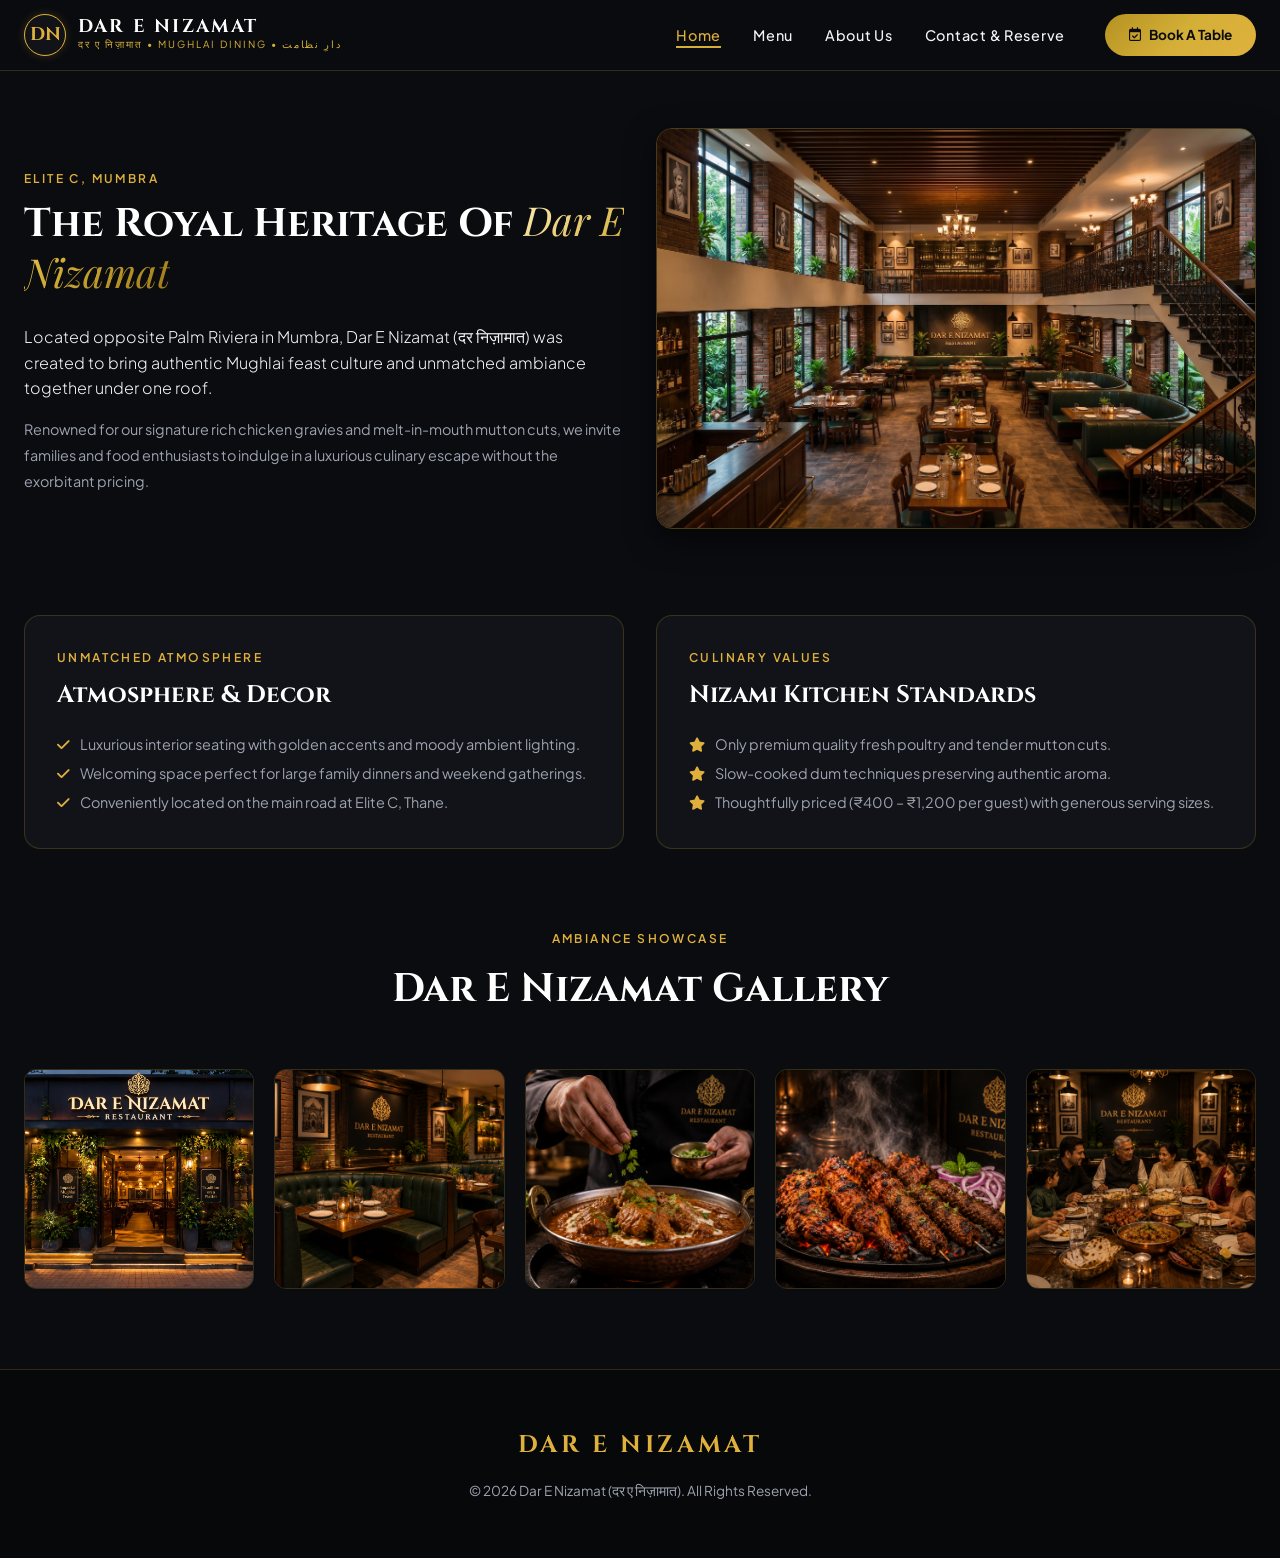
<file: about.html>
<!DOCTYPE html>
<html lang="en">

<head>
    <meta charset="UTF-8">
    <meta name="viewport" content="width=device-width, initial-scale=1.0">
    <title>Dar E Nizamat | About Our Restaurant</title>
    <link rel="preconnect" href="https://fonts.googleapis.com">
    <link rel="preconnect" href="https://fonts.gstatic.com" crossorigin>
    <link
        href="https://fonts.googleapis.com/css2?family=Cinzel:wght@400;600;700;800&family=Playfair+Display:ital,wght@0,400;0,600;0,700;1,400&family=Plus+Jakarta+Sans:wght@300;400;500;600;700&display=swap"
        rel="stylesheet">
    <link rel="stylesheet" href="https://cdnjs.cloudflare.com/ajax/libs/font-awesome/6.5.1/css/all.min.css">
    <link rel="stylesheet" href="style.css">
    <link rel="icon" href="images/logoRestaurant.png" type="image/x-icon">
</head>

<body>

    <!-- Responsive Navigation Bar -->
    <header class="navbar">
        <div class="nav-container">
            <!-- Logo -->
            <a href="index.html" class="brand-logo">
                <div class="logo-badge">DN</div>
                <div class="brand-text">
                    <h1>DAR E NIZAMAT</h1>
                    <span>दर ए निज़ामात • Mughlai Dining • دارِ نظامت</span>
                </div>
            </a>

            <!-- Mobile Hamburger Trigger (Pure CSS) -->
            <input type="checkbox" id="nav-toggle" class="nav-toggle-input">
            <label for="nav-toggle" class="nav-toggle-label">
                <i class="fa-solid fa-bars"></i>
            </label>

            <!-- Menu & CTA (Collapses on mobile) -->
            <div class="nav-menu-wrapper">
                <ul class="nav-links">
                    <li><a href="index.html" class="active">Home</a></li>
                    <li><a href="menu.html">Menu</a></li>
                    <li><a href="about.html">About Us</a></li>
                    <li><a href="contact.html">Contact & Reserve</a></li>
                </ul>
                <div class="nav-cta">
                    <a href="contact.html" class="btn-gold"><i class="fa-regular fa-calendar-check"></i> Book A
                        Table</a>
                </div>
            </div>
        </div>
    </header>
    <!-- Story -->
    <section class="section" style="padding-top: 8rem;">
        <div class="grid-2">
            <div>
                <span class="section-tag">Elite C, Mumbra</span>
                <h1 class="section-heading" style="line-height: 1.2; margin-bottom: 1.5rem;">
                    The Royal Heritage Of <span class="gold-gradient-text font-serif-italic">Dar E Nizamat</span>
                </h1>
                <p style="color: #f3f4f6; margin-bottom: 1rem; font-weight: 300;">
                    Located opposite Palm Riviera in Mumbra, Dar E Nizamat (दर निज़ामात) was created to bring authentic
                    Mughlai feast culture and unmatched ambiance together under one roof.
                </p>
                <p style="color: #9ca3af; font-size: 0.9rem; line-height: 1.8;">
                    Renowned for our signature rich chicken gravies and melt-in-mouth mutton cuts, we invite families
                    and food enthusiasts to indulge in a luxurious culinary escape without the exorbitant pricing.
                </p>
            </div>
            <div style="position: relative;">
                <img src="images/DarENizamatHAll.png"
                    alt="Dar E Nizamat dining hall with warm lighting, luxury banquet seats opposite Palm Riviera in Mumbra"
                    style="width: 100%; border-radius: 1rem; border: 1px solid rgba(212,175,55,0.3); box-shadow: 0 10px 30px rgba(0,0,0,0.6);">
            </div>
        </div>
    </section>

    <!-- Ambience & Hospitality Highlights -->
    <section class="section" style="padding-top: 0;">
        <div class="grid-2">
            <div class="glass-card">
                <span class="section-tag">Unmatched Atmosphere</span>
                <h3 style="font-family: 'Cinzel', serif; font-size: 1.5rem; color: #fff; margin-bottom: 1rem;">
                    Atmosphere & Decor</h3>
                <ul style="list-style: none; color: #9ca3af; font-size: 0.9rem; line-height: 2;">
                    <li><i class="fa-solid fa-check" style="color: #dfb13c; margin-right: 0.5rem;"></i> Luxurious
                        interior seating with golden accents and moody ambient lighting.</li>
                    <li><i class="fa-solid fa-check" style="color: #dfb13c; margin-right: 0.5rem;"></i> Welcoming space
                        perfect for large family dinners and weekend gatherings.</li>
                    <li><i class="fa-solid fa-check" style="color: #dfb13c; margin-right: 0.5rem;"></i> Conveniently
                        located on the main road at Elite C, Thane.</li>
                </ul>
            </div>
            <div class="glass-card">
                <span class="section-tag">Culinary Values</span>
                <h3 style="font-family: 'Cinzel', serif; font-size: 1.5rem; color: #fff; margin-bottom: 1rem;">Nizami
                    Kitchen Standards</h3>
                <ul style="list-style: none; color: #9ca3af; font-size: 0.9rem; line-height: 2;">
                    <li><i class="fa-solid fa-star" style="color: #dfb13c; margin-right: 0.5rem;"></i> Only premium
                        quality fresh poultry and tender mutton cuts.</li>
                    <li><i class="fa-solid fa-star" style="color: #dfb13c; margin-right: 0.5rem;"></i> Slow-cooked dum
                        techniques preserving authentic aroma.</li>
                    <li><i class="fa-solid fa-star" style="color: #dfb13c; margin-right: 0.5rem;"></i> Thoughtfully
                        priced (₹400 – ₹1,200 per guest) with generous serving sizes.</li>
                </ul>
            </div>
        </div>
    </section>

    <!-- Gallery Grid -->
    <section class="section" style="padding-top: 0;">
        <div class="section-title-wrap">
            <span class="section-tag">Ambiance Showcase</span>
            <h2 class="section-heading">Dar E Nizamat Gallery</h2>
        </div>
        <div class="gallery-grid">
            <div class="gallery-item">
                <img src="images/DarENizamatFront.png"
                    alt="Dar E Nizamat exterior entrance facade with glowing signboard at Elite C Mumbra">
            </div>
            <div class="gallery-item">
                <img src="images/SofaBooths.png"
                    alt="Comfortable cozy sofa booths and restaurant tables with warm lighting">
            </div>
            <div class="gallery-item">
                <img src="images/chefgarnishing.png"
                    alt="Chef garnishing thick Mughlai chicken gravy with cream and coriander">
            </div>
            <div class="gallery-item">
                <img src="images/muttonplatter.png"
                    alt="Platter of sizzling hot coal-grilled chicken and mutton seekh kebabs">
            </div>
            <div class="gallery-item">
                <img src="images/familydining.png" alt="Family celebration group dining at Dar E Nizamat Mumbra">
            </div>
        </div>
    </section>

    <!-- Footer -->
    <footer>
        <div class="footer-content">
            <h2 style="font-family: 'Cinzel', serif; color: #dfb13c; letter-spacing: 0.15em;">DAR E NIZAMAT</h2>
            <p class="footer-copy">© 2026 Dar E Nizamat (दर ए निज़ामात). All Rights Reserved.</p>
        </div>
    </footer>

</body>

</html>
</file>
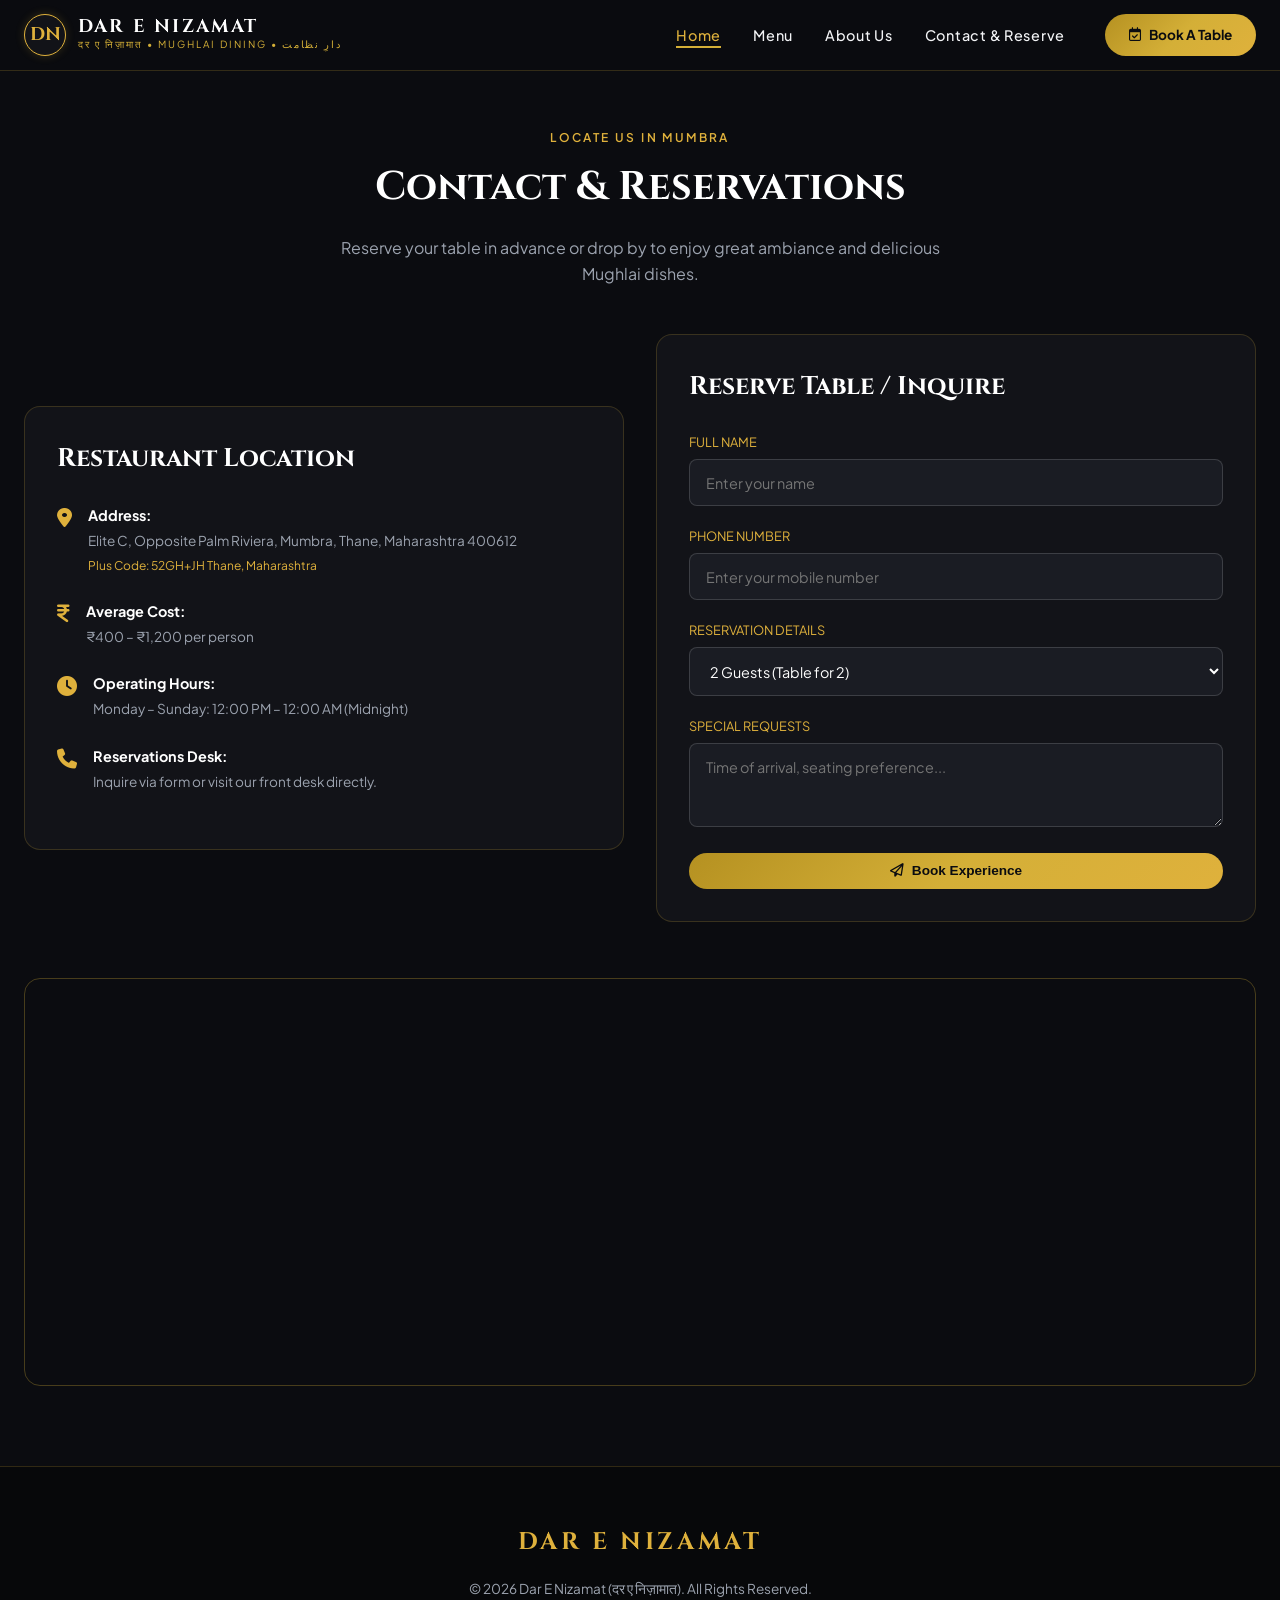
<file: contact.html>
<!DOCTYPE html>
<html lang="en">

<head>
    <meta charset="UTF-8">
    <meta name="viewport" content="width=device-width, initial-scale=1.0">
    <title>Dar E Nizamat | Location & Reservations</title>
    <link rel="preconnect" href="https://fonts.googleapis.com">
    <link rel="preconnect" href="https://fonts.gstatic.com" crossorigin>
    <link
        href="https://fonts.googleapis.com/css2?family=Cinzel:wght@400;600;700;800&family=Playfair+Display:ital,wght@0,400;0,600;0,700;1,400&family=Plus+Jakarta+Sans:wght@300;400;500;600;700&display=swap"
        rel="stylesheet">
    <link rel="stylesheet" href="https://cdnjs.cloudflare.com/ajax/libs/font-awesome/6.5.1/css/all.min.css">
    <link rel="stylesheet" href="style.css">
    <link rel="icon" href="images/logoRestaurant.png" type="image/x-icon">
</head>

<body>

    <!-- Responsive Navigation Bar -->
    <header class="navbar">
        <div class="nav-container">
            <!-- Logo -->
            <a href="index.html" class="brand-logo">
                <div class="logo-badge">DN</div>
                <div class="brand-text">
                    <h1>DAR E NIZAMAT</h1>
                    <span>दर ए निज़ामात • Mughlai Dining • دارِ نظامت</span>
                </div>
            </a>

            <!-- Mobile Hamburger Trigger (Pure CSS) -->
            <input type="checkbox" id="nav-toggle" class="nav-toggle-input">
            <label for="nav-toggle" class="nav-toggle-label">
                <i class="fa-solid fa-bars"></i>
            </label>

            <!-- Menu & CTA (Collapses on mobile) -->
            <div class="nav-menu-wrapper">
                <ul class="nav-links">
                    <li><a href="index.html" class="active">Home</a></li>
                    <li><a href="menu.html">Menu</a></li>
                    <li><a href="about.html">About Us</a></li>
                    <li><a href="contact.html">Contact & Reserve</a></li>
                </ul>
                <div class="nav-cta">
                    <a href="contact.html" class="btn-gold"><i class="fa-regular fa-calendar-check"></i> Book A
                        Table</a>
                </div>
            </div>
        </div>
    </header>
    <section class="section" style="padding-top: 8rem;">
        <div class="section-title-wrap">
            <span class="section-tag">Locate Us in Mumbra</span>
            <h1 class="section-heading">Contact & Reservations</h1>
            <p style="color: #9ca3af; max-width: 600px; margin: 1rem auto;">Reserve your table in advance or drop by to
                enjoy great ambiance and delicious Mughlai dishes.</p>
        </div>

        <div class="grid-2">
            <!-- Restaurant Info Box -->
            <div class="glass-card">
                <h3 style="font-family: 'Cinzel', serif; font-size: 1.6rem; color: #fff; margin-bottom: 1.5rem;">
                    Restaurant Location</h3>

                <div style="margin-bottom: 1.5rem; display: flex; gap: 1rem; align-items: flex-start;">
                    <i class="fa-solid fa-location-dot"
                        style="color: #dfb13c; font-size: 1.25rem; margin-top: 0.25rem;"></i>
                    <div>
                        <strong style="color: #fff; display: block; font-size: 0.9rem;">Address:</strong>
                        <span style="color: #9ca3af; font-size: 0.85rem;">Elite C, Opposite Palm Riviera, Mumbra, Thane,
                            Maharashtra 400612</span>
                        <div style="color: #dfb13c; font-size: 0.75rem; margin-top: 0.25rem;">Plus Code: 52GH+JH Thane,
                            Maharashtra</div>
                    </div>
                </div>

                <div style="margin-bottom: 1.5rem; display: flex; gap: 1rem; align-items: flex-start;">
                    <i class="fa-solid fa-indian-rupee-sign"
                        style="color: #dfb13c; font-size: 1.25rem; margin-top: 0.25rem;"></i>
                    <div>
                        <strong style="color: #fff; display: block; font-size: 0.9rem;">Average Cost:</strong>
                        <span style="color: #9ca3af; font-size: 0.85rem;">₹400 – ₹1,200 per person</span>
                    </div>
                </div>

                <div style="margin-bottom: 1.5rem; display: flex; gap: 1rem; align-items: flex-start;">
                    <i class="fa-solid fa-clock" style="color: #dfb13c; font-size: 1.25rem; margin-top: 0.25rem;"></i>
                    <div>
                        <strong style="color: #fff; display: block; font-size: 0.9rem;">Operating Hours:</strong>
                        <span style="color: #9ca3af; font-size: 0.85rem;">Monday – Sunday: 12:00 PM – 12:00 AM
                            (Midnight)</span>
                    </div>
                </div>

                <div style="margin-bottom: 1.5rem; display: flex; gap: 1rem; align-items: flex-start;">
                    <i class="fa-solid fa-phone" style="color: #dfb13c; font-size: 1.25rem; margin-top: 0.25rem;"></i>
                    <div>
                        <strong style="color: #fff; display: block; font-size: 0.9rem;">Reservations Desk:</strong>
                        <span style="color: #9ca3af; font-size: 0.85rem;">Inquire via form or visit our front desk
                            directly.</span>
                    </div>
                </div>
            </div>

            <!-- Booking / Message Form -->
            <div class="glass-card">
                <h3 style="font-family: 'Cinzel', serif; font-size: 1.6rem; color: #fff; margin-bottom: 1.5rem;">Reserve
                    Table / Inquire</h3>
                <form action="#" method="post">
                    <div class="form-group">
                        <label class="form-label">Full Name</label>
                        <input type="text" name="fullname" class="form-input" placeholder="Enter your name" required>
                    </div>

                    <div class="form-group">
                        <label class="form-label">Phone Number</label>
                        <input type="tel" name="phone" class="form-input" placeholder="Enter your mobile number"
                            required>
                    </div>

                    <div class="form-group">
                        <label class="form-label">Reservation Details</label>
                        <select name="guests" class="form-select">
                            <option value="2">2 Guests (Table for 2)</option>
                            <option value="4">4 Guests (Family Table)</option>
                            <option value="6">6–10 Guests (Large Group)</option>
                            <option value="party">10+ Guests (Celebration / Gathering)</option>
                        </select>
                    </div>

                    <div class="form-group">
                        <label class="form-label">Special Requests</label>
                        <textarea name="message" rows="3" class="form-textarea"
                            placeholder="Time of arrival, seating preference..."></textarea>
                    </div>

                    <button type="submit" class="btn-gold" style="width: 100%; justify-content: center;">
                        <i class="fa-regular fa-paper-plane"></i> Book Experience
                    </button>
                </form>
            </div>
        </div>

        <!-- Google Maps Location for Mumbra (Opposite Palm Riviera) -->
        <div style="margin-top: 3.5rem; border-radius: 1rem; overflow: hidden; border: 1px solid rgba(212,175,55,0.3);">
            <iframe
                src="https://maps.google.com/maps?q=Elite%20c,%20opposite%20Palm%20Riviera,%20Mumbra,%20Thane&t=&z=16&ie=UTF8&iwloc=&output=embed"
                width="100%" height="400" style="border:0;" allowfullscreen="" loading="lazy">
            </iframe>
        </div>
    </section>

    <!-- Footer -->
    <footer>
        <div class="footer-content">
            <h2 style="font-family: 'Cinzel', serif; color: #dfb13c; letter-spacing: 0.15em;">DAR E NIZAMAT</h2>
            <p class="footer-copy">© 2026 Dar E Nizamat (दर ए निज़ामात). All Rights Reserved.</p>
        </div>
    </footer>

</body>

</html>
</file>
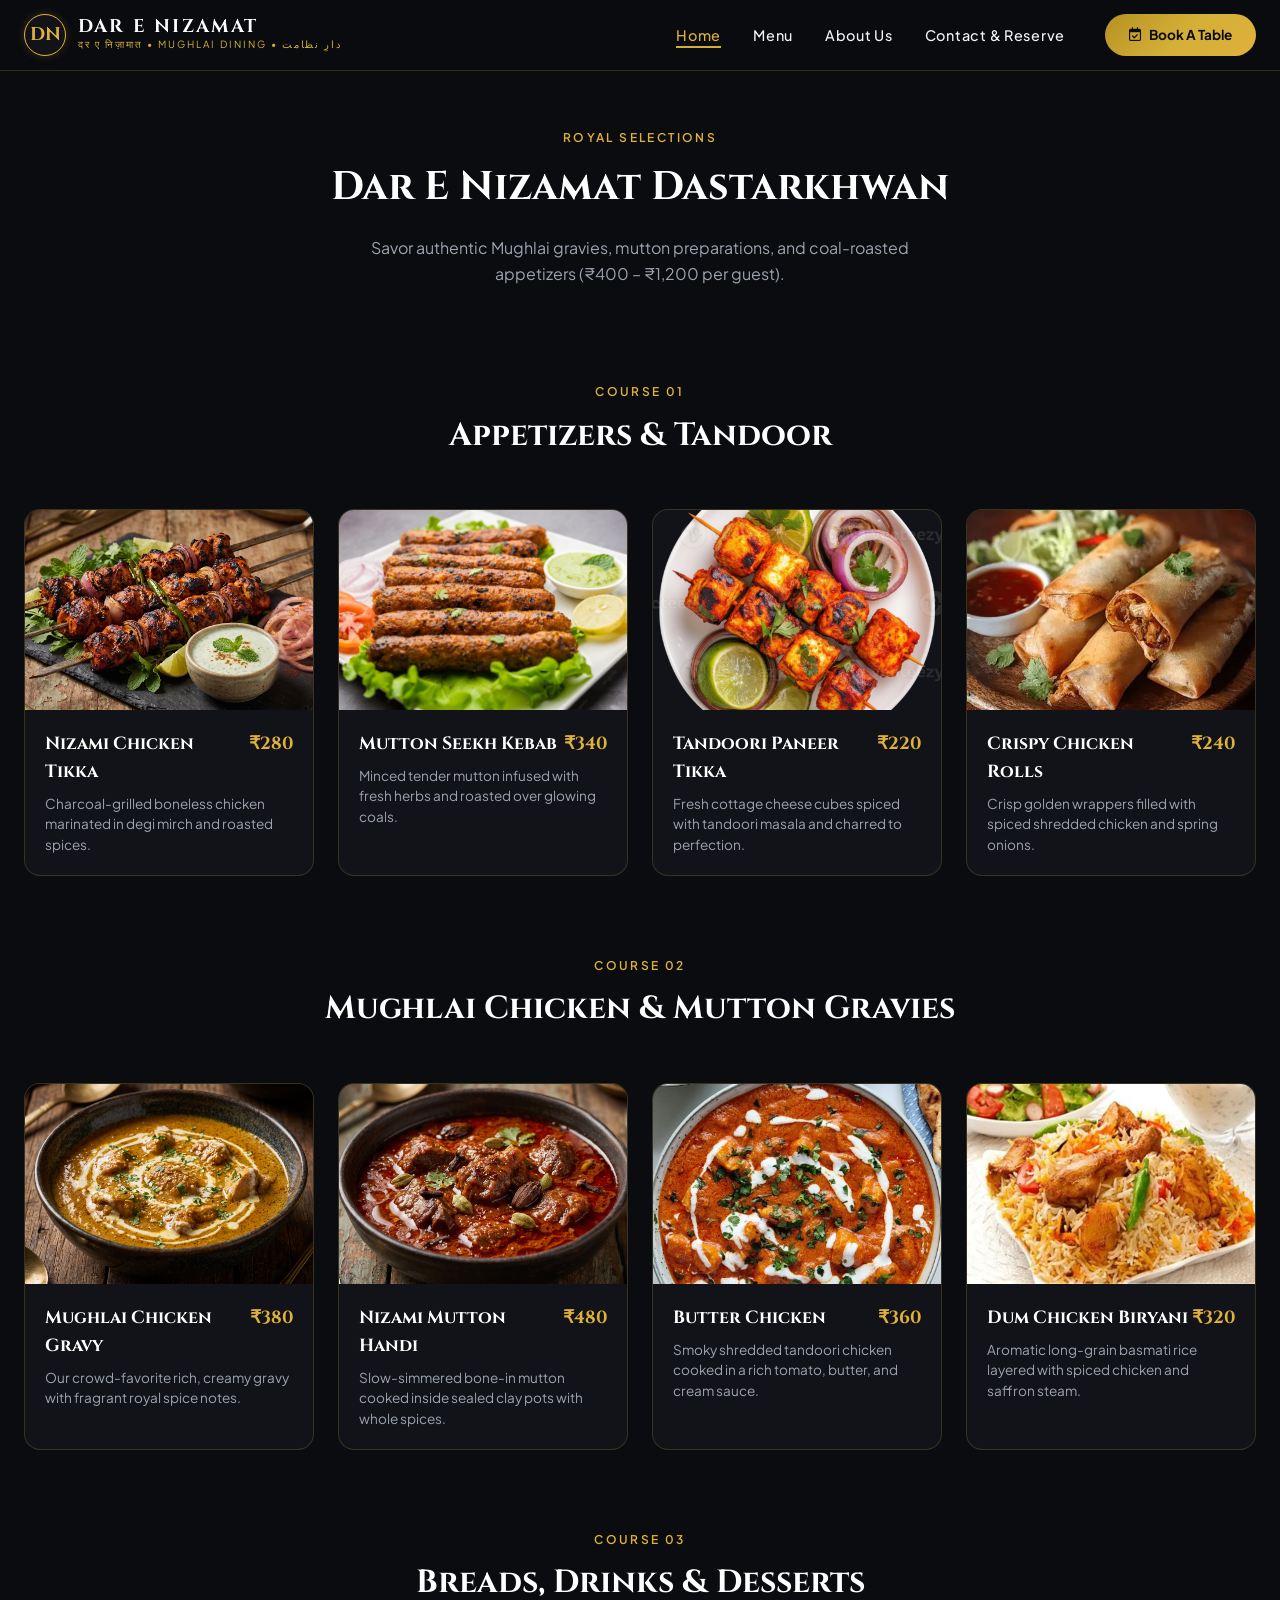
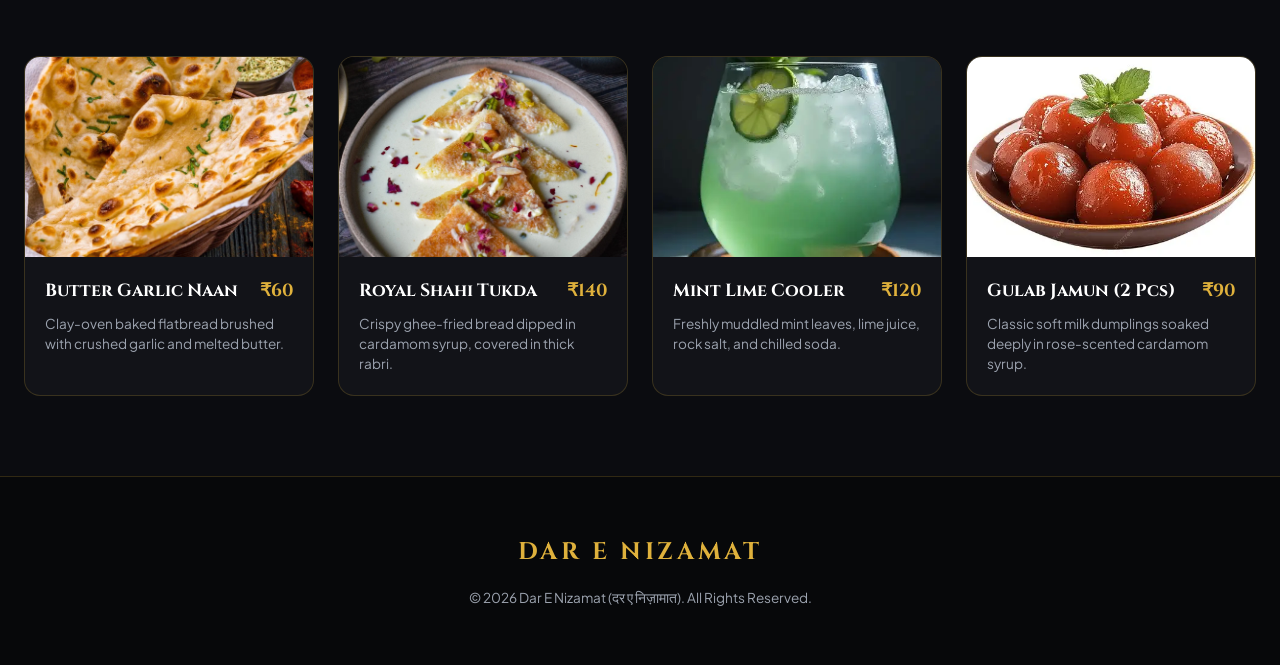
<file: menu.html>
<!DOCTYPE html>
<html lang="en">

<head>
    <meta charset="UTF-8">
    <meta name="viewport" content="width=device-width, initial-scale=1.0">
    <title>Dar E Nizamat | Authentic Mughlai Menu</title>
    <link rel="preconnect" href="https://fonts.googleapis.com">
    <link rel="preconnect" href="https://fonts.gstatic.com" crossorigin>
    <link
        href="https://fonts.googleapis.com/css2?family=Cinzel:wght@400;600;700;800&family=Playfair+Display:ital,wght@0,400;0,600;0,700;1,400&family=Plus+Jakarta+Sans:wght@300;400;500;600;700&display=swap"
        rel="stylesheet">
    <link rel="stylesheet" href="https://cdnjs.cloudflare.com/ajax/libs/font-awesome/6.5.1/css/all.min.css">
    <link rel="stylesheet" href="style.css">
    <link rel="icon" href="images/logoRestaurant.png" type="image/x-icon">
</head>

<body>

    <!-- Responsive Navigation Bar -->
    <header class="navbar">
        <div class="nav-container">
            <!-- Logo -->
            <a href="index.html" class="brand-logo">
                <div class="logo-badge">DN</div>
                <div class="brand-text">
                    <h1>DAR E NIZAMAT</h1>
                    <span>दर ए निज़ामात • Mughlai Dining • دارِ نظامت</span>
                </div>
            </a>

            <!-- Mobile Hamburger Trigger (Pure CSS) -->
            <input type="checkbox" id="nav-toggle" class="nav-toggle-input">
            <label for="nav-toggle" class="nav-toggle-label">
                <i class="fa-solid fa-bars"></i>
            </label>

            <!-- Menu & CTA (Collapses on mobile) -->
            <div class="nav-menu-wrapper">
                <ul class="nav-links">
                    <li><a href="index.html" class="active">Home</a></li>
                    <li><a href="menu.html">Menu</a></li>
                    <li><a href="about.html">About Us</a></li>
                    <li><a href="contact.html">Contact & Reserve</a></li>
                </ul>
                <div class="nav-cta">
                    <a href="contact.html" class="btn-gold"><i class="fa-regular fa-calendar-check"></i> Book A
                        Table</a>
                </div>
            </div>
        </div>
    </header>
    <section class="section" style="padding-top: 8rem; text-align: center;">
        <span class="section-tag">Royal Selections</span>
        <h1 class="section-heading">Dar E Nizamat Dastarkhwan</h1>
        <p style="color: #9ca3af; max-width: 600px; margin: 1rem auto;">Savor authentic Mughlai gravies, mutton
            preparations, and coal-roasted appetizers (₹400 – ₹1,200 per guest).</p>
    </section>

    <!-- Starters & Appetizers -->
    <section class="section" style="padding-top: 0;">
        <div class="section-title-wrap">
            <span class="section-tag">Course 01</span>
            <h2 class="section-heading" style="font-size: 2rem;">Appetizers & Tandoor</h2>
        </div>
        <div class="grid-4">
            <div class="menu-card">
                <div class="menu-img-wrap">
                    <img src="images/CHarCoalChickenTikka.png"
                        alt="Charred spicy red chicken tikka boti on wooden platter with onion rings and lemon wedge">
                </div>
                <div class="menu-content">
                    <div class="menu-header">
                        <h4 class="dish-title">Nizami Chicken Tikka</h4>
                        <span class="dish-price">₹280</span>
                    </div>
                    <p class="dish-desc">Charcoal-grilled boneless chicken marinated in degi mirch and roasted spices.
                    </p>
                </div>
            </div>
            <div class="menu-card">
                <div class="menu-img-wrap">
                    <img src="images/muttonseekhkabab.png"
                        alt="Juicy minced mutton seekh kebabs straight from the clay oven seasoned with fresh mint and coriander">
                </div>
                <div class="menu-content">
                    <div class="menu-header">
                        <h4 class="dish-title">Mutton Seekh Kebab</h4>
                        <span class="dish-price">₹340</span>
                    </div>
                    <p class="dish-desc">Minced tender mutton infused with fresh herbs and roasted over glowing coals.
                    </p>
                </div>
            </div>
            <div class="menu-card">
                <div class="menu-img-wrap">
                    <img src="images/Paneertikka.png"
                        alt="Tandoori spiced paneer cubes grilled on skewers with capsicum slices and fresh mint chutney">
                </div>
                <div class="menu-content">
                    <div class="menu-header">
                        <h4 class="dish-title">Tandoori Paneer Tikka</h4>
                        <span class="dish-price">₹220</span>
                    </div>
                    <p class="dish-desc">Fresh cottage cheese cubes spiced with tandoori masala and charred to
                        perfection.</p>
                </div>
            </div>
            <div class="menu-card">
                <div class="menu-img-wrap">
                    <img src="images/chcikencrispyroll.png"
                        alt="Crispy golden Mughlai chicken spring rolls served with spicy garlic dipping sauce">
                </div>
                <div class="menu-content">
                    <div class="menu-header">
                        <h4 class="dish-title">Crispy Chicken Rolls</h4>
                        <span class="dish-price">₹240</span>
                    </div>
                    <p class="dish-desc">Crisp golden wrappers filled with spiced shredded chicken and spring onions.
                    </p>
                </div>
            </div>
        </div>
    </section>

    <!-- Main Course Mughlai Specialties -->
    <section class="section" style="padding-top: 0;">
        <div class="section-title-wrap">
            <span class="section-tag">Course 02</span>
            <h2 class="section-heading" style="font-size: 2rem;">Mughlai Chicken & Mutton Gravies</h2>
        </div>
        <div class="grid-4">
            <div class="menu-card">
                <div class="menu-img-wrap">
                    <img src="images/MughalaiGravy.png"
                        alt="Dar E Nizamat signature rich chicken gravy cooked with cashews, fried onions, and cream">
                </div>
                <div class="menu-content">
                    <div class="menu-header">
                        <h4 class="dish-title">Mughlai Chicken Gravy</h4>
                        <span class="dish-price">₹380</span>
                    </div>
                    <p class="dish-desc">Our crowd-favorite rich, creamy gravy with fragrant royal spice notes.</p>
                </div>
            </div>
            <div class="menu-card">
                <div class="menu-img-wrap">
                    <img src="images/NizamiMuttonKorma.png" alt=" Slow-cooked Mutton Handi curry topped with julienned ginger and green chilies in clay
                        pot">
                </div>
                <div class="menu-content">
                    <div class="menu-header">
                        <h4 class="dish-title">Nizami Mutton Handi</h4>
                        <span class="dish-price">₹480</span>
                    </div>
                    <p class="dish-desc">Slow-simmered bone-in mutton cooked inside sealed clay pots with whole spices.
                    </p>
                </div>
            </div>
            <div class="menu-card">
                <div class="menu-img-wrap">
                    <img src="images/butterchicken.png"
                        alt="Classic creamy Butter Chicken with smooth orange tomato satin gravy and butter melted on top">
                </div>
                <div class="menu-content">
                    <div class="menu-header">
                        <h4 class="dish-title">Butter Chicken</h4>
                        <span class="dish-price">₹360</span>
                    </div>
                    <p class="dish-desc">Smoky shredded tandoori chicken cooked in a rich tomato, butter, and cream
                        sauce.</p>
                </div>
            </div>
            <div class="menu-card">
                <div class="menu-img-wrap">
                    <img src="images/chickenbiryani.png"
                        alt="Aromatic Dum Chicken Biryani served with brown onions, boiled egg, and spicy gravy mirchi ka salan">
                </div>
                <div class="menu-content">
                    <div class="menu-header">
                        <h4 class="dish-title">Dum Chicken Biryani</h4>
                        <span class="dish-price">₹320</span>
                    </div>
                    <p class="dish-desc">Aromatic long-grain basmati rice layered with spiced chicken and saffron steam.
                    </p>
                </div>
            </div>
        </div>
    </section>

    <!-- Desserts & Beverages -->
    <section class="section" style="padding-top: 0;">
        <div class="section-title-wrap">
            <span class="section-tag">Course 03</span>
            <h2 class="section-heading" style="font-size: 2rem;">Breads, Drinks & Desserts</h2>
        </div>
        <div class="grid-4">
            <div class="menu-card">
                <div class="menu-img-wrap">
                    <img src="images/butterroti.png"
                        alt="Freshly baked tandoori garlic butter naan with crisp bubbly edges and melting butter">
                </div>
                <div class="menu-content">
                    <div class="menu-header">
                        <h4 class="dish-title">Butter Garlic Naan</h4>
                        <span class="dish-price">₹60</span>
                    </div>
                    <p class="dish-desc">Clay-oven baked flatbread brushed with crushed garlic and melted butter.</p>
                </div>
            </div>
            <div class="menu-card">
                <div class="menu-img-wrap">
                    <img src="images/shahitukda.png"
                        alt="Traditional Shahi Tukda dessert soaked in rabri with saffron and crushed pistachios">
                </div>
                <div class="menu-content">
                    <div class="menu-header">
                        <h4 class="dish-title">Royal Shahi Tukda</h4>
                        <span class="dish-price">₹140</span>
                    </div>
                    <p class="dish-desc">Crispy ghee-fried bread dipped in cardamom syrup, covered in thick rabri.</p>
                </div>
            </div>
            <div class="menu-card">
                <div class="menu-img-wrap">
                    <img src="images/mintlimecooler.png"
                        alt="Chilled mint lime virgin mojito with crushed ice and soda bubbles in a tall glass">
                </div>
                <div class="menu-content">
                    <div class="menu-header">
                        <h4 class="dish-title">Mint Lime Cooler</h4>
                        <span class="dish-price">₹120</span>
                    </div>
                    <p class="dish-desc">Freshly muddled mint leaves, lime juice, rock salt, and chilled soda.</p>
                </div>
            </div>
            <div class="menu-card">
                <div class="menu-img-wrap">
                    <img src="images/gulabjamun.png"
                        alt="Warm soft gulab jamun in cardamom sugar syrup garnished with silver vark and pistachio">
                </div>
                <div class="menu-content">
                    <div class="menu-header">
                        <h4 class="dish-title">Gulab Jamun (2 Pcs)</h4>
                        <span class="dish-price">₹90</span>
                    </div>
                    <p class="dish-desc">Classic soft milk dumplings soaked deeply in rose-scented cardamom syrup.</p>
                </div>
            </div>
        </div>
    </section>

    <!-- Footer -->
    <footer>
        <div class="footer-content">
            <h2 style="font-family: 'Cinzel', serif; color: #dfb13c; letter-spacing: 0.15em;">DAR E NIZAMAT</h2>
            <p class="footer-copy">© 2026 Dar E Nizamat (दर ए निज़ामात). All Rights Reserved.</p>
        </div>
    </footer>

</body>

</html>
</file>
<file: style.css>
/* Base Reset */
* {
  box-sizing: border-box;
  margin: 0;
  padding: 0;
}

html {
  scroll-behavior: smooth;
  font-family: "Plus Jakarta Sans", sans-serif;
  background-color: #0b0c10;
  color: #f3f4f6;
}

body {
  line-height: 1.6;
  overflow-x: hidden;
  width: 100%;
}

/* Custom Scrollbar */
::-webkit-scrollbar {
  width: 8px;
}
::-webkit-scrollbar-track {
  background: #0b0c10;
}
::-webkit-scrollbar-thumb {
  background: #262933;
  border-radius: 4px;
}
::-webkit-scrollbar-thumb:hover {
  background: #d4af37;
}

/* Text Utilities */
.gold-gradient-text {
  background: linear-gradient(135deg, #fff0bd 0%, #d4af37 50%, #9a7718 100%);
  -webkit-background-clip: text;
  -webkit-text-fill-color: transparent;
}

.font-serif-italic {
  font-family: "Playfair Display", serif;
  font-style: italic;
  font-weight: normal;
}

/* Navigation Bar */
.navbar {
  position: fixed;
  top: 0;
  left: 0;
  right: 0;
  z-index: 1000;
  background: rgba(11, 12, 16, 0.95);
  backdrop-filter: blur(14px);
  border-bottom: 1px solid rgba(212, 175, 55, 0.2);
  padding: 0.85rem 1.5rem;
  transition: all 0.3s ease;
}

.nav-container {
  max-width: 1280px;
  margin: 0 auto;
  display: flex;
  justify-content: space-between;
  align-items: center;
  position: relative;
}

.brand-logo {
  display: flex;
  align-items: center;
  gap: 0.75rem;
  text-decoration: none;
}

.logo-badge {
  width: 42px;
  height: 42px;
  border-radius: 50%;
  border: 1.5px solid #dfb13c;
  display: flex;
  align-items: center;
  justify-content: center;
  background: #121318;
  font-family: "Cinzel", serif;
  color: #dfb13c;
  font-size: 1.15rem;
  font-weight: 700;
  box-shadow: 0 0 10px rgba(212, 175, 55, 0.2);
}

.brand-text h1 {
  font-family: "Cinzel", serif;
  font-size: 1.15rem;
  letter-spacing: 0.12em;
  color: #ffffff;
  line-height: 1.1;
}

.brand-text span {
  font-size: 0.62rem;
  letter-spacing: 0.2em;
  color: #d4af37;
  text-transform: uppercase;
  display: block;
}

/* Checkbox Toggle for Mobile Navigation */
.nav-toggle-input {
  display: none;
}

.nav-toggle-label {
  display: none;
  cursor: pointer;
  padding: 0.5rem;
  color: #dfb13c;
  font-size: 1.5rem;
  transition: transform 0.3s ease;
}

.nav-menu-wrapper {
  display: flex;
  align-items: center;
  gap: 2.5rem;
}

.nav-links {
  display: flex;
  gap: 2rem;
  list-style: none;
}

.nav-links a {
  color: #f3f4f6;
  text-decoration: none;
  font-size: 0.9rem;
  font-weight: 500;
  letter-spacing: 0.05em;
  transition: 0.3s ease;
  position: relative;
  padding: 0.25rem 0;
}

.nav-links a:hover,
.nav-links a.active {
  color: #dfb13c;
}

.nav-links a::after {
  content: "";
  position: absolute;
  bottom: 0;
  left: 0;
  width: 0;
  height: 2px;
  background: #d4af37;
  transition: 0.3s ease;
}

.nav-links a:hover::after,
.nav-links a.active::after {
  width: 100%;
}

/* Action Buttons */
.btn-gold {
  background: linear-gradient(135deg, #b59121, #d4af37, #dfb13c);
  color: #0b0c10;
  padding: 0.65rem 1.5rem;
  border-radius: 50px;
  font-weight: 700;
  font-size: 0.85rem;
  text-decoration: none;
  display: inline-flex;
  align-items: center;
  justify-content: center;
  gap: 0.5rem;
  border: none;
  cursor: pointer;
  transition:
    transform 0.3s ease,
    box-shadow 0.3s ease;
}

.btn-gold:hover {
  transform: translateY(-2px);
  box-shadow: 0 4px 18px rgba(212, 175, 55, 0.4);
}

.btn-outline {
  background: transparent;
  color: #ffffff;
  padding: 0.65rem 1.5rem;
  border-radius: 50px;
  font-weight: 600;
  font-size: 0.85rem;
  text-decoration: none;
  display: inline-flex;
  align-items: center;
  justify-content: center;
  border: 1px solid rgba(212, 175, 55, 0.4);
  transition: all 0.3s ease;
}

.btn-outline:hover {
  border-color: #dfb13c;
  color: #e6c875;
  background: rgba(212, 175, 55, 0.08);
}

/* Glass Panels & Feature Cards */
.glass-card {
  background: #121318;
  border: 1px solid rgba(212, 175, 55, 0.2);
  border-radius: 1rem;
  padding: 2rem;
  transition: all 0.3s ease;
}

.glass-card:hover {
  border-color: #d4af37;
  transform: translateY(-4px);
  box-shadow: 0 12px 25px rgba(0, 0, 0, 0.6);
}

/* Hero Section */
.hero {
  position: relative;
  min-height: 100vh;
  display: flex;
  align-items: center;
  justify-content: center;
  padding: 7rem 1.5rem 4rem;
  overflow: hidden;
  text-align: center;
}

.hero-bg {
  position: absolute;
  top: 0;
  left: 0;
  width: 100%;
  height: 100%;
  object-fit: cover;
  z-index: -2;
  filter: brightness(0.4);
}

.hero-overlay {
  position: absolute;
  inset: 0;
  background: radial-gradient(
    circle at center,
    rgba(11, 12, 16, 0.4) 0%,
    rgba(11, 12, 16, 0.85) 75%,
    #0b0c10 100%
  );
  z-index: -1;
}

.hero-content {
  max-width: 900px;
  animation: fadeIn 1s ease-out;
}

.hero-badge {
  display: inline-flex;
  align-items: center;
  gap: 0.5rem;
  padding: 0.4rem 1.25rem;
  border-radius: 50px;
  background: rgba(18, 19, 24, 0.9);
  border: 1px solid rgba(212, 175, 55, 0.35);
  font-size: 0.75rem;
  letter-spacing: 0.1em;
  color: #e6c875;
  text-transform: uppercase;
  margin-bottom: 1.5rem;
}

.hero-title {
  font-family: "Cinzel", serif;
  font-size: clamp(2.2rem, 5vw, 3.8rem);
  font-weight: 800;
  line-height: 1.15;
  margin-bottom: 1.25rem;
  color: #ffffff;
}

.hero-subtitle {
  font-size: clamp(0.95rem, 2vw, 1.15rem);
  color: #9ca3af;
  max-width: 650px;
  margin: 0 auto 2.25rem;
  line-height: 1.6;
}

.hero-cta-group {
  display: flex;
  gap: 1rem;
  justify-content: center;
  flex-wrap: wrap;
}

/* Sections Structure */
.section {
  padding: 5rem 1.5rem;
  max-width: 1280px;
  margin: 0 auto;
}

.section-title-wrap {
  text-align: center;
  margin-bottom: 3rem;
}

.section-tag {
  font-size: 0.75rem;
  text-transform: uppercase;
  letter-spacing: 0.2em;
  color: #dfb13c;
  font-weight: 600;
  display: block;
  margin-bottom: 0.5rem;
}

.section-heading {
  font-family: "Cinzel", serif;
  font-size: clamp(1.8rem, 3.5vw, 2.5rem);
  color: #ffffff;
}

/* Layout Grids */
.grid-2 {
  display: grid;
  grid-template-columns: repeat(2, 1fr);
  gap: 2rem;
  align-items: center;
}

.grid-3 {
  display: grid;
  grid-template-columns: repeat(3, 1fr);
  gap: 2rem;
}

.grid-4 {
  display: grid;
  grid-template-columns: repeat(4, 1fr);
  gap: 1.5rem;
}

/* Menu Cards */
.menu-card {
  background: #121318;
  border: 1px solid rgba(212, 175, 55, 0.2);
  border-radius: 1rem;
  overflow: hidden;
  transition: all 0.3s ease;
  display: flex;
  flex-direction: column;
}

.menu-card:hover {
  transform: translateY(-5px);
  border-color: #d4af37;
  box-shadow: 0 10px 22px rgba(0, 0, 0, 0.6);
}

.menu-img-wrap {
  width: 100%;
  height: 200px;
  overflow: hidden;
}

.menu-img-wrap img {
  width: 100%;
  height: 100%;
  object-fit: cover;
  transition: transform 0.5s ease;
}

.menu-card:hover .menu-img-wrap img {
  transform: scale(1.08);
}

.menu-content {
  padding: 1.25rem;
  display: flex;
  flex-direction: column;
  flex-grow: 1;
}

.menu-header {
  display: flex;
  justify-content: space-between;
  align-items: baseline;
  margin-bottom: 0.5rem;
}

.dish-title {
  font-family: "Cinzel", serif;
  font-size: 1.1rem;
  color: #ffffff;
}

.dish-price {
  font-family: "Cinzel", serif;
  font-size: 1.1rem;
  font-weight: 700;
  color: #dfb13c;
}

.dish-desc {
  font-size: 0.85rem;
  color: #9ca3af;
  line-height: 1.5;
}

/* Tables */
.hours-table {
  width: 100%;
  border-collapse: collapse;
  margin-top: 1rem;
}

.hours-table th,
.hours-table td {
  padding: 0.85rem;
  border-bottom: 1px solid rgba(255, 255, 255, 0.1);
}

.hours-table th {
  font-family: "Cinzel", serif;
  color: #dfb13c;
  text-align: left;
}

.hours-table td {
  color: #f3f4f6;
}

/* Forms */
.form-group {
  margin-bottom: 1.25rem;
}

.form-label {
  display: block;
  font-size: 0.8rem;
  text-transform: uppercase;
  color: #dfb13c;
  margin-bottom: 0.4rem;
}

.form-input,
.form-select,
.form-textarea {
  width: 100%;
  background: #1a1c23;
  border: 1px solid rgba(255, 255, 255, 0.15);
  padding: 0.85rem 1rem;
  border-radius: 0.5rem;
  color: #ffffff;
  font-family: "Plus Jakarta Sans", sans-serif;
  font-size: 0.9rem;
  transition: border-color 0.3s ease;
}

.form-input:focus,
.form-select:focus,
.form-textarea:focus {
  outline: none;
  border-color: #d4af37;
}

/* Gallery Grid */
.gallery-grid {
  display: grid;
  grid-template-columns: repeat(auto-fit, minmax(220px, 1fr));
  gap: 1.25rem;
}

.gallery-item {
  height: 220px;
  border-radius: 0.75rem;
  overflow: hidden;
  border: 1px solid rgba(212, 175, 55, 0.2);
}

.gallery-item img {
  width: 100%;
  height: 100%;
  object-fit: cover;
  transition: transform 0.4s ease;
}

.gallery-item:hover img {
  transform: scale(1.08);
}

/* Footer */
footer {
  background: #07080a;
  border-top: 1px solid rgba(212, 175, 55, 0.2);
  padding: 3.5rem 1.5rem;
  text-align: center;
}

.footer-copy {
  color: #9ca3af;
  font-size: 0.85rem;
  margin-top: 1rem;
}

/* Animation */
@keyframes fadeIn {
  from {
    opacity: 0;
    transform: translateY(20px);
  }
  to {
    opacity: 1;
    transform: translateY(0);
  }
}

/* ============================================================
   RESPONSIVE MEDIA QUERIES (TABLETS & MOBILE PHONES)
   ============================================================ */

@media (max-width: 1024px) {
  .grid-4 {
    grid-template-columns: repeat(2, 1fr);
  }
}

@media (max-width: 868px) {
  /* Show hamburger button */
  .nav-toggle-label {
    display: block;
  }

  /* Dropdown Wrapper for Mobile */
  .nav-menu-wrapper {
    position: absolute;
    top: 100%;
    left: 0;
    right: 0;
    background: #0e0f14;
    border-bottom: 1px solid rgba(212, 175, 55, 0.3);
    flex-direction: column;
    gap: 1.5rem;
    padding: 2rem 1.5rem;
    max-height: 0;
    overflow: hidden;
    opacity: 0;
    pointer-events: none;
    transition: all 0.4s ease-in-out;
  }

  /* When checkbox is clicked, open mobile menu */
  .nav-toggle-input:checked ~ .nav-menu-wrapper {
    max-height: 450px;
    opacity: 1;
    pointer-events: auto;
  }

  /* Rotate icon when active */
  .nav-toggle-input:checked ~ .nav-toggle-label i {
    transform: rotate(90deg);
  }

  .nav-links {
    flex-direction: column;
    width: 100%;
    text-align: center;
    gap: 1.25rem;
  }

  .nav-links a {
    display: inline-block;
    font-size: 1.05rem;
  }

  .nav-cta {
    width: 100%;
    display: flex;
    justify-content: center;
  }

  .nav-cta .btn-gold {
    width: 100%;
    max-width: 280px;
    padding: 0.8rem;
  }

  .grid-3 {
    grid-template-columns: repeat(2, 1fr);
  }

  .grid-2 {
    grid-template-columns: 1fr;
  }
}

@media (max-width: 600px) {
  .grid-4,
  .grid-3,
  .grid-2 {
    grid-template-columns: 1fr;
  }

  .navbar {
    padding: 0.75rem 1rem;
  }

  .brand-text h1 {
    font-size: 1rem;
  }

  .brand-text span {
    font-size: 0.55rem;
  }

  .hero {
    padding: 6.5rem 1rem 3rem;
  }

  .hero-cta-group {
    flex-direction: column;
    width: 100%;
  }

  .hero-cta-group a {
    width: 100%;
  }

  .section {
    padding: 3.5rem 1rem;
  }

  .glass-card {
    padding: 1.5rem;
  }
}
</file>
